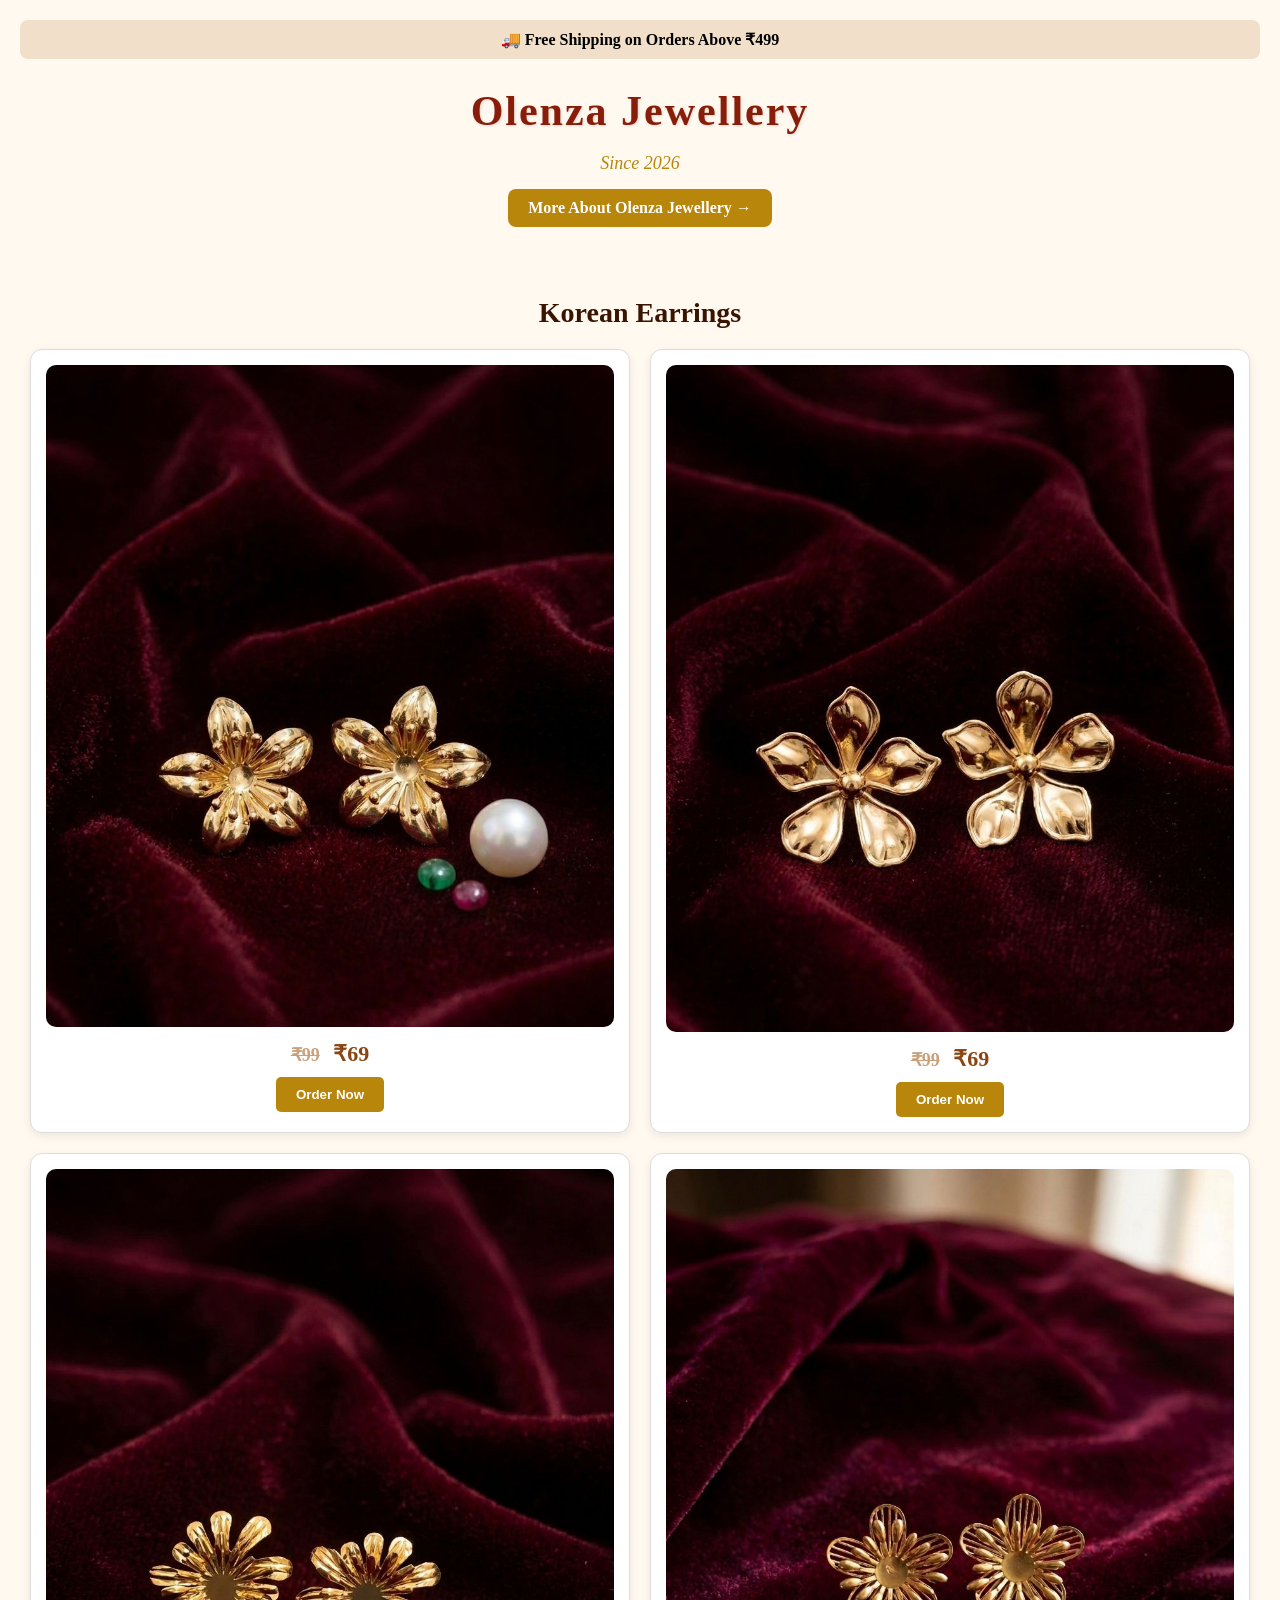
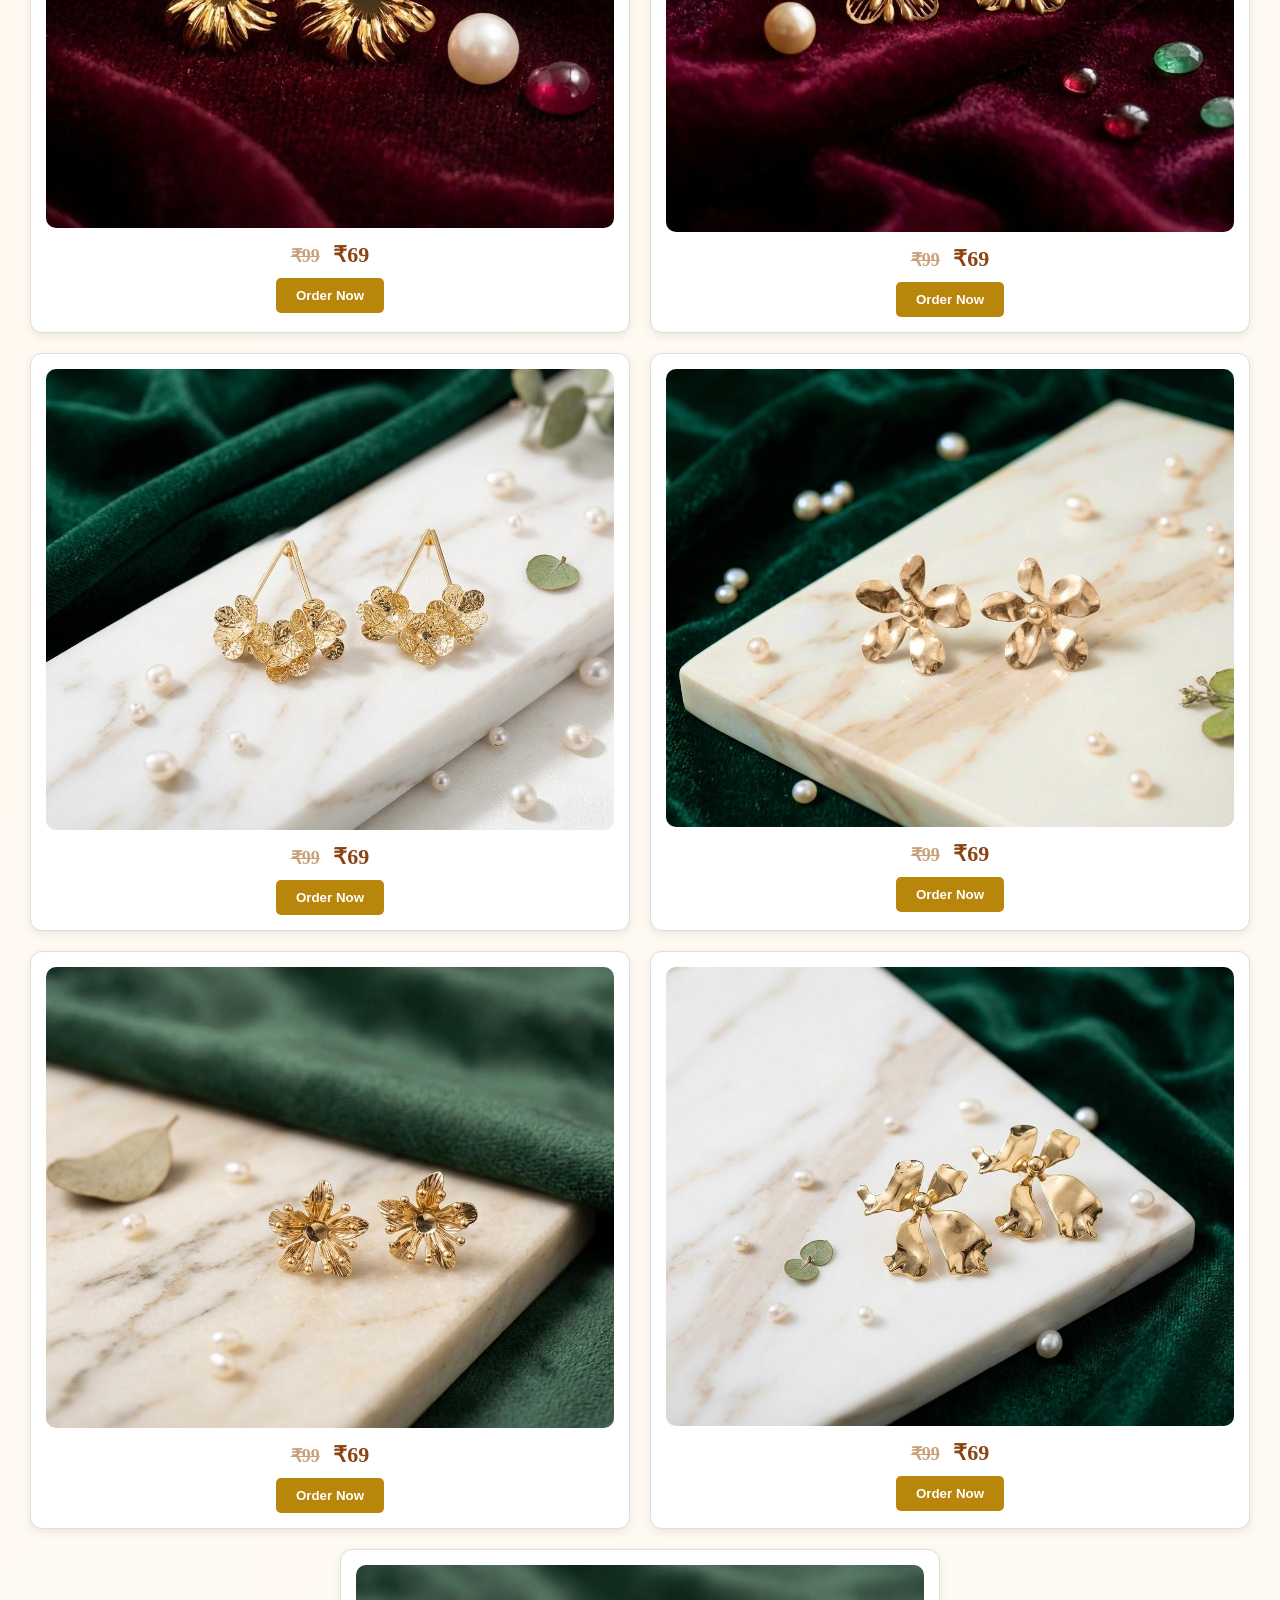
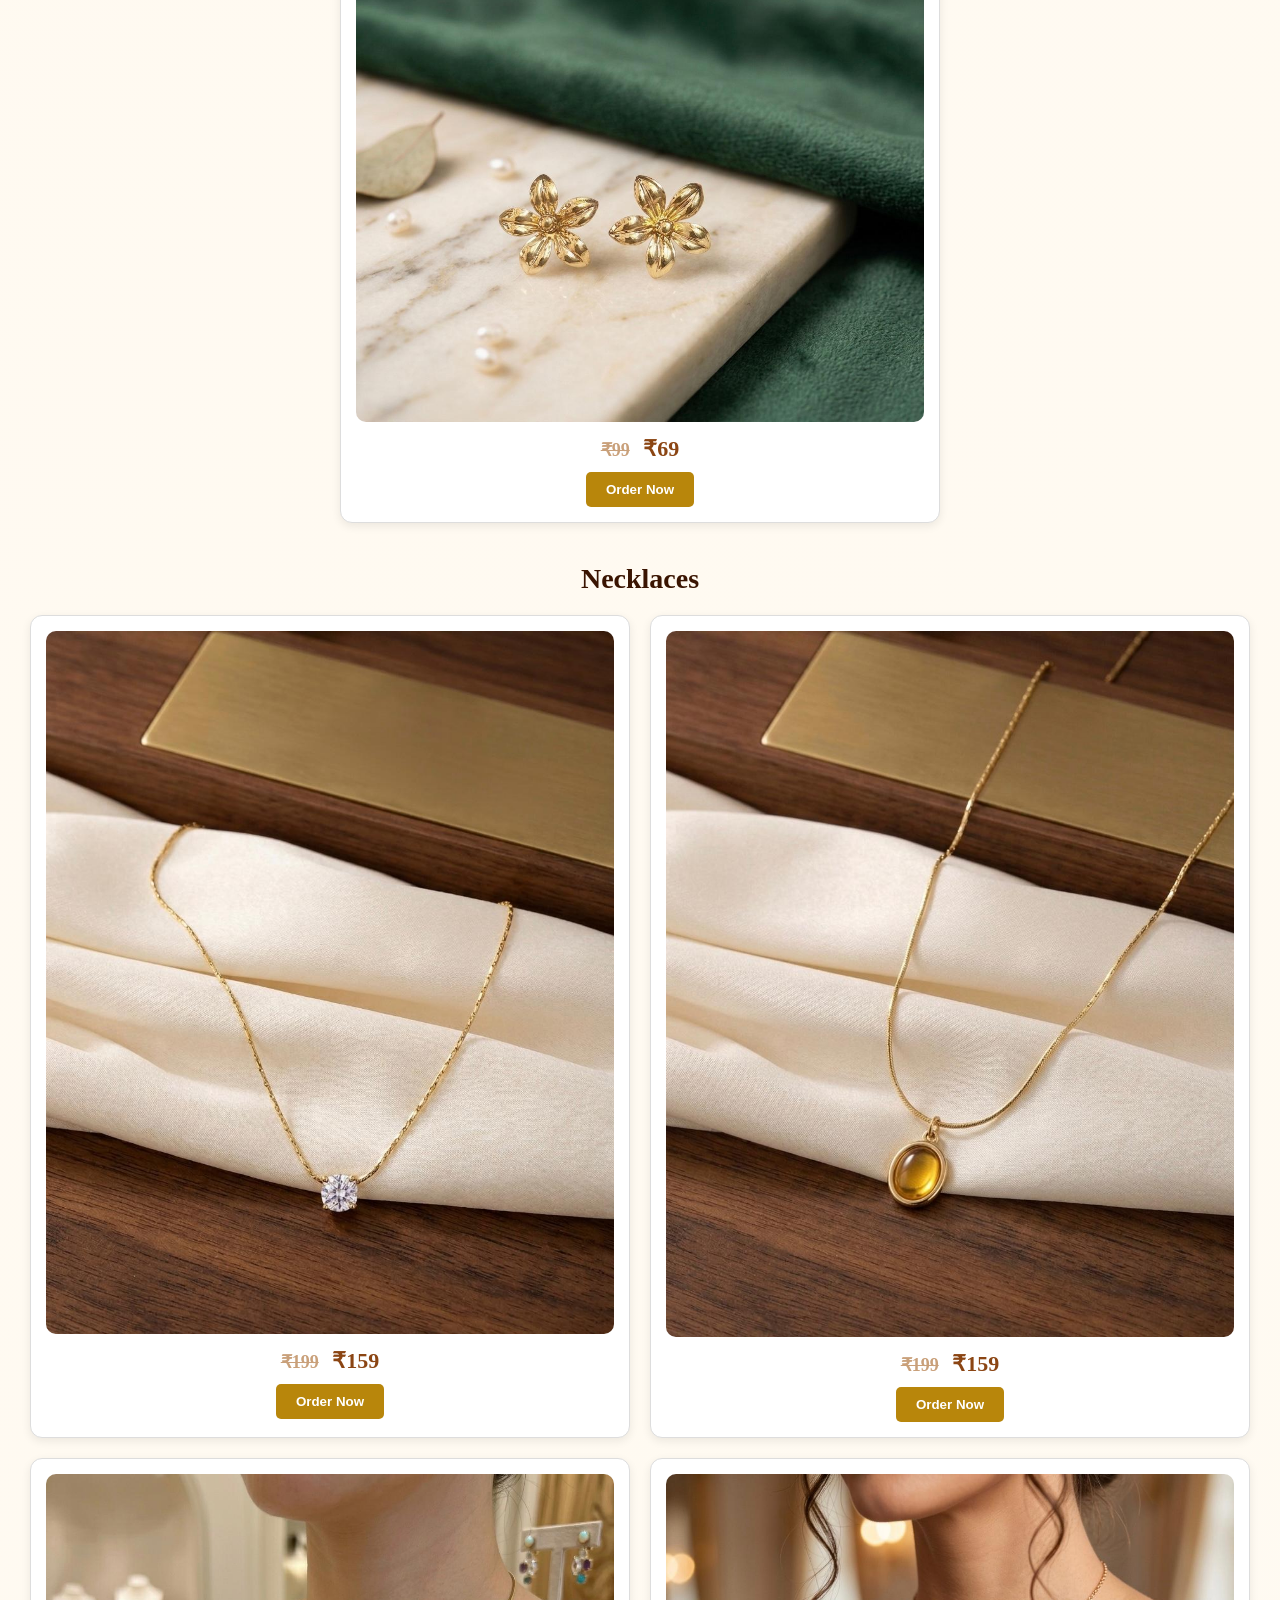
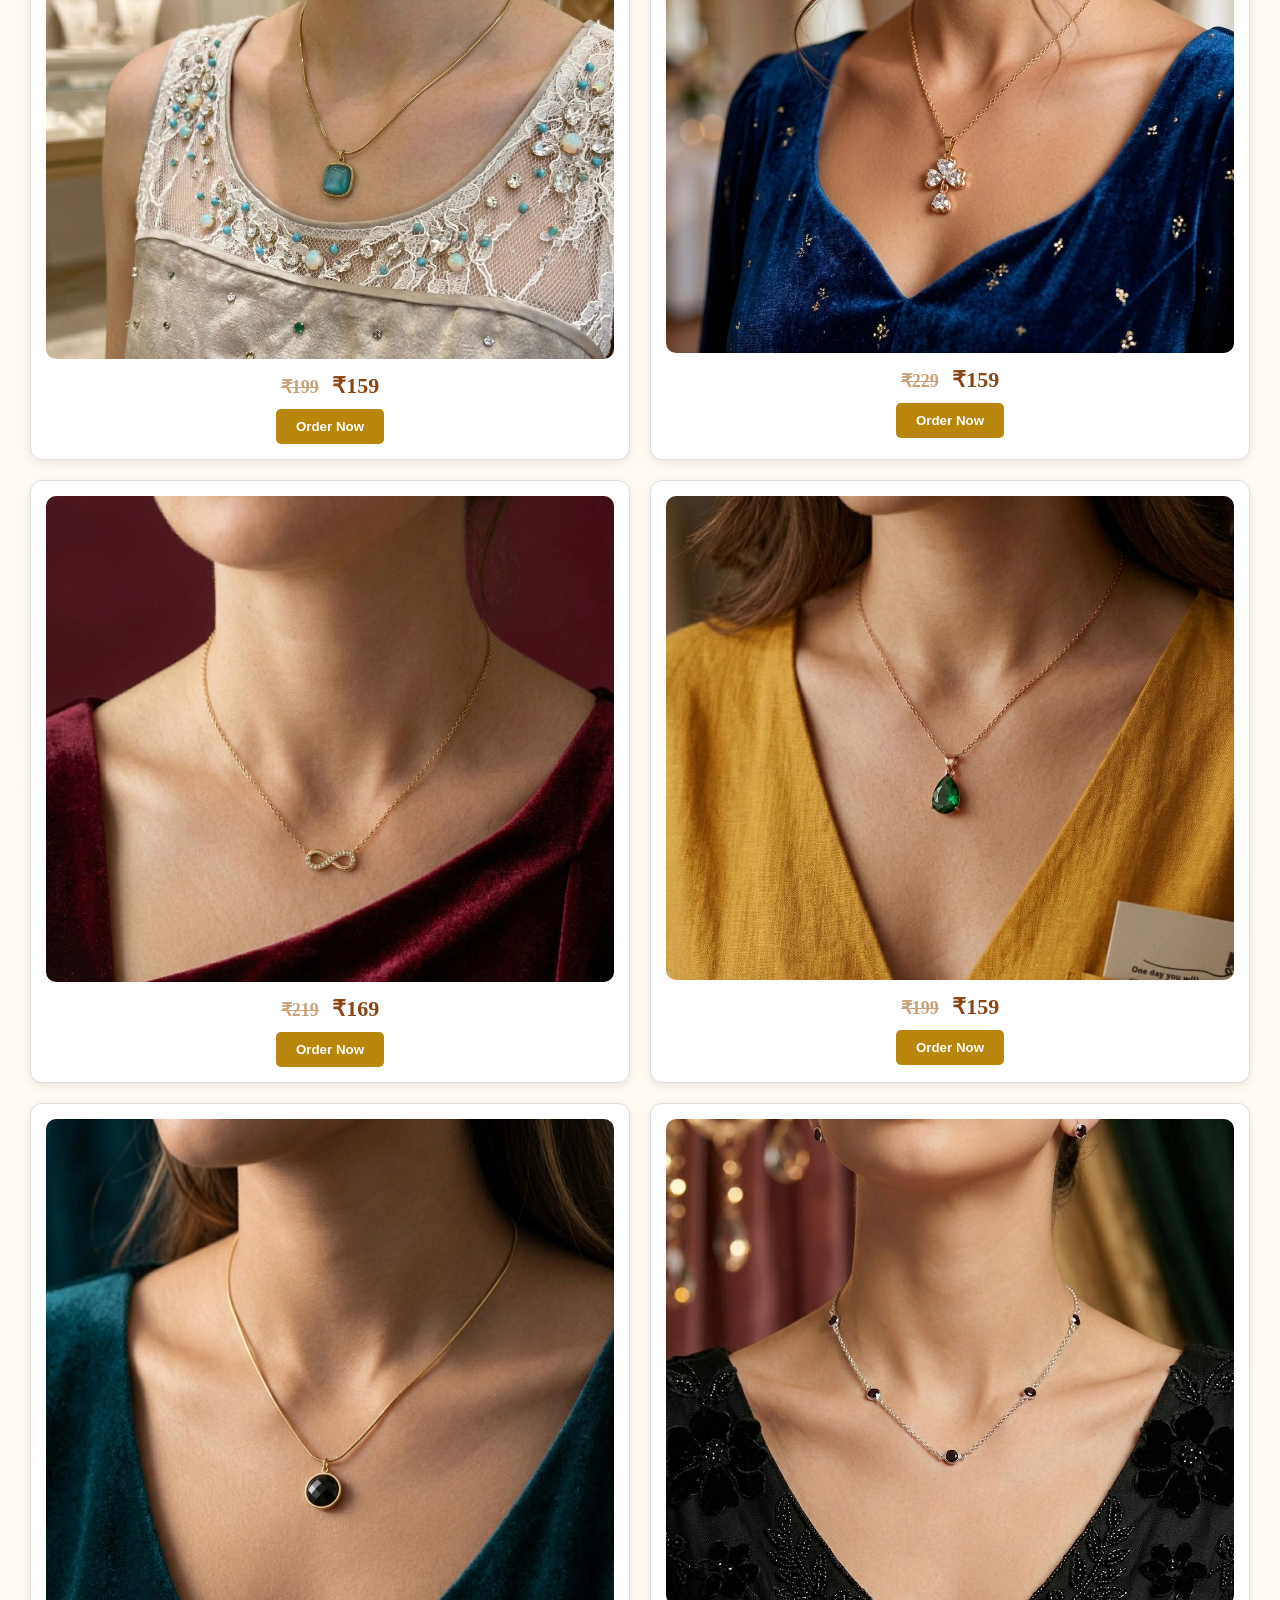
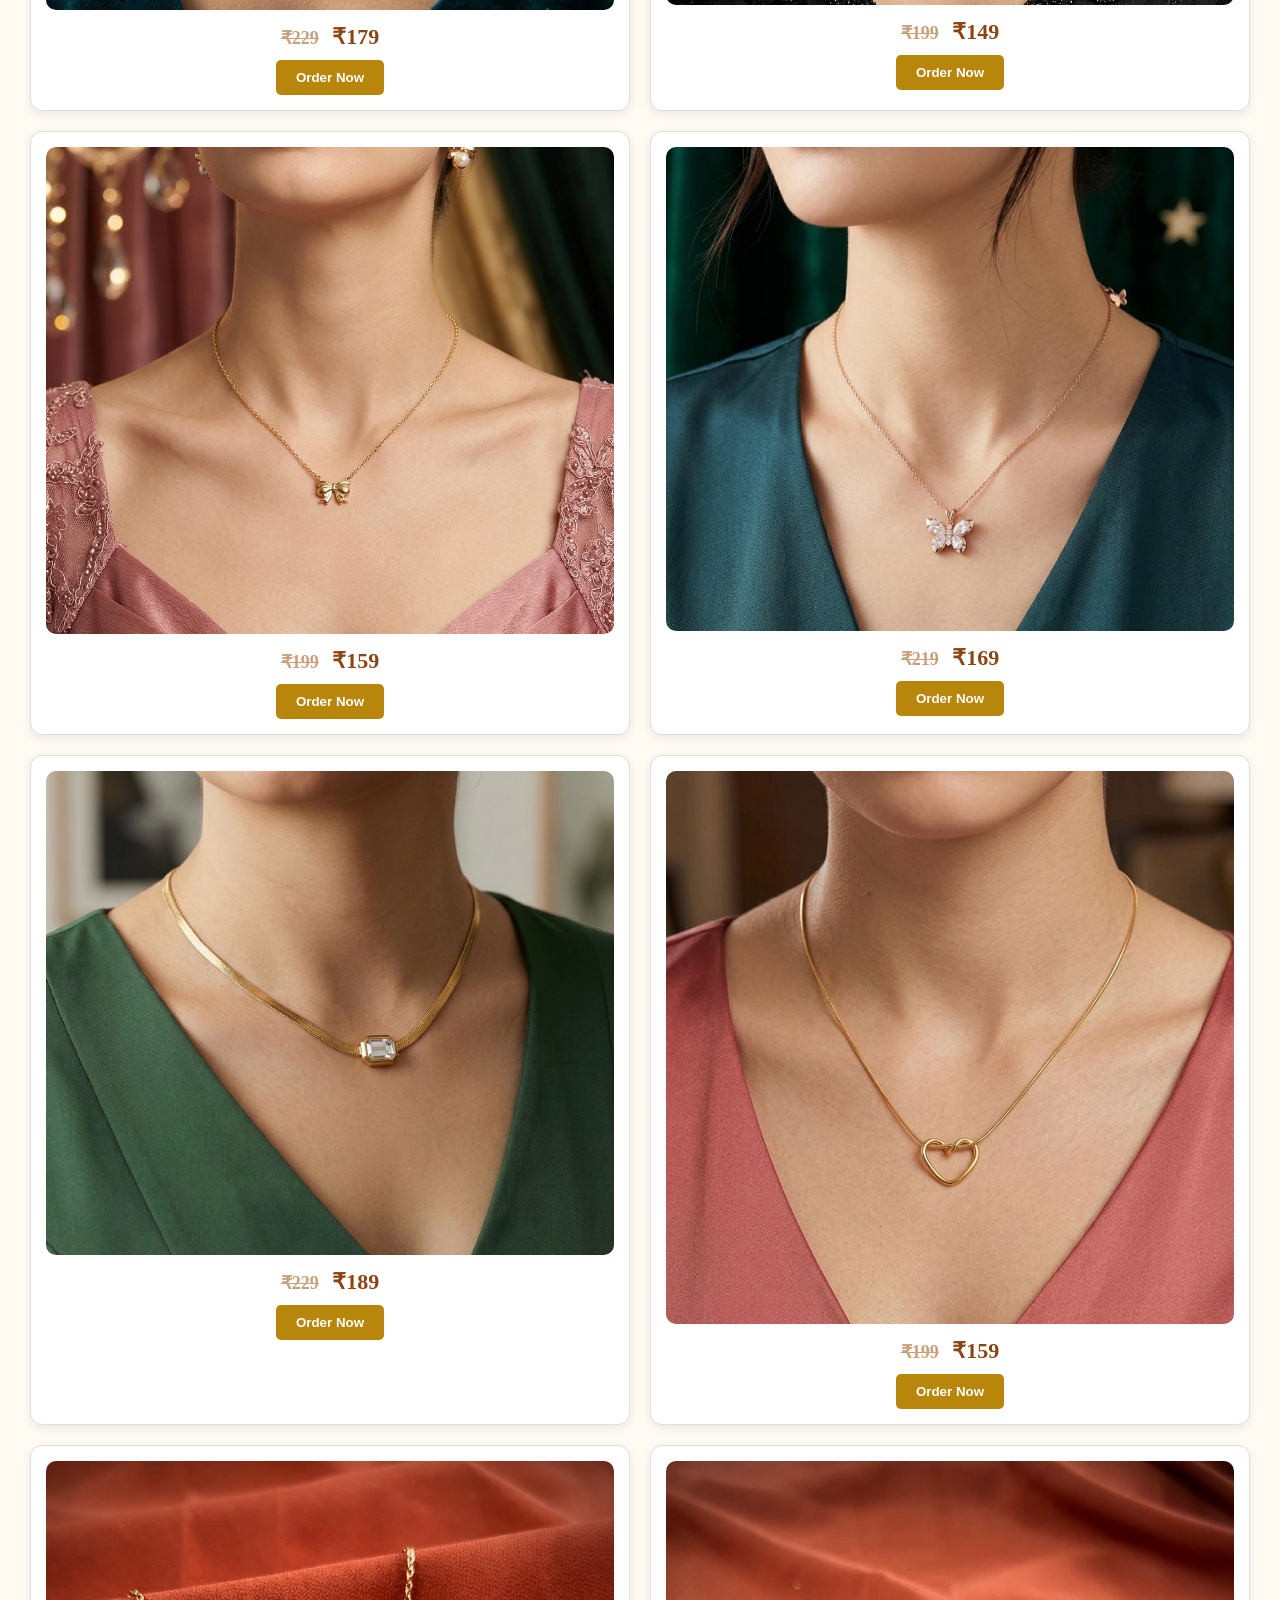
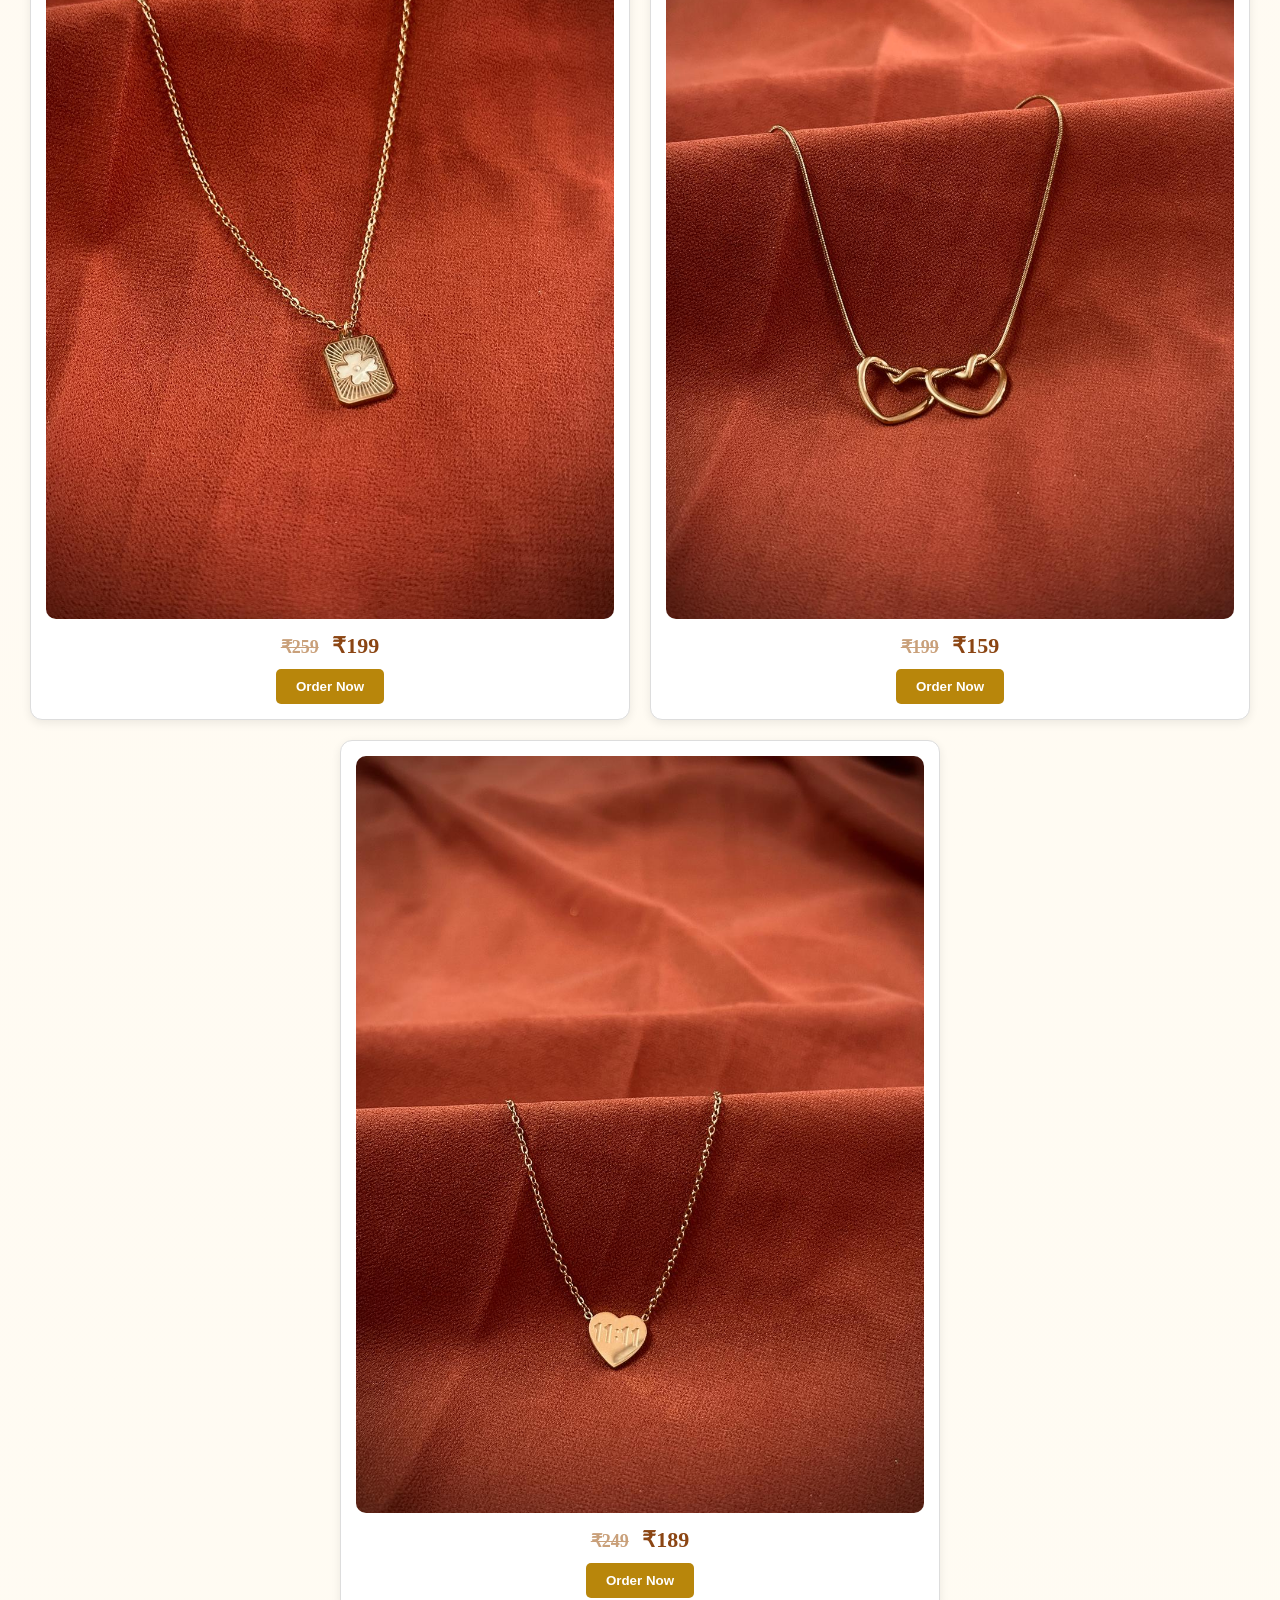
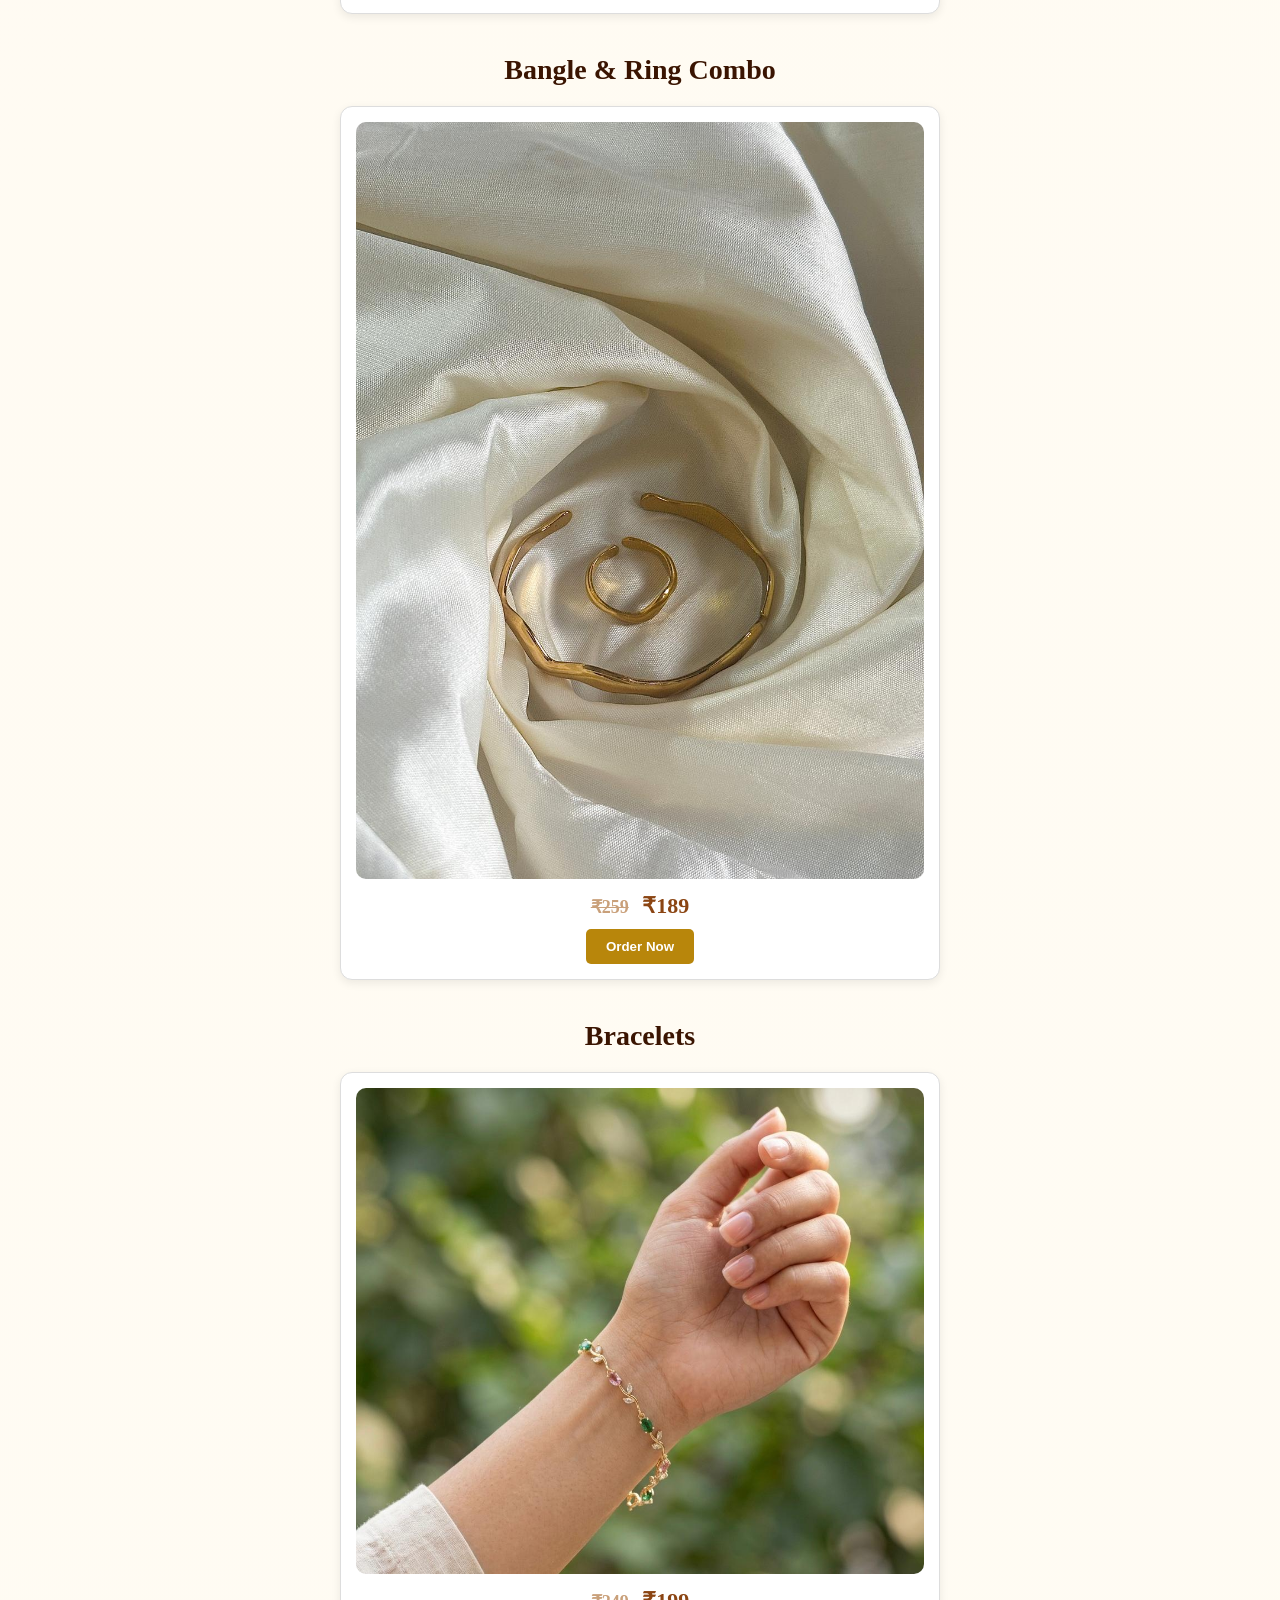
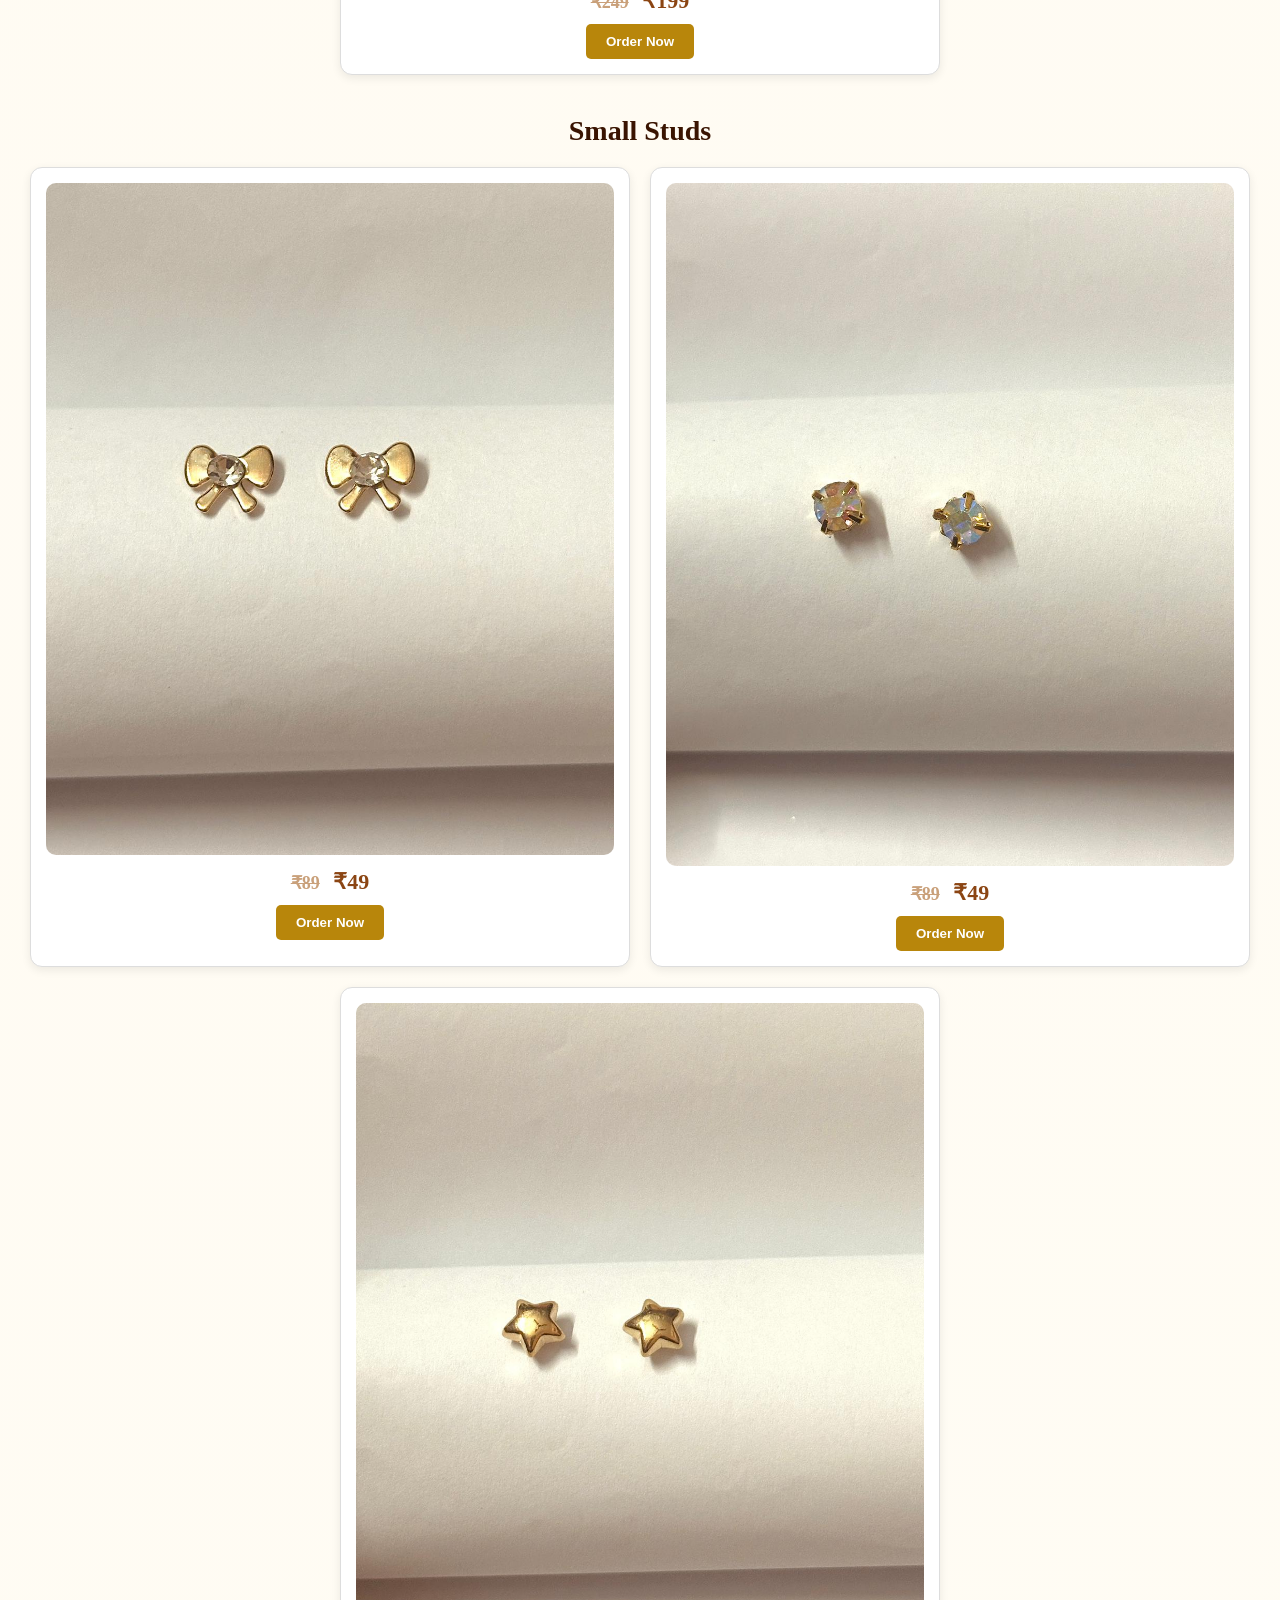
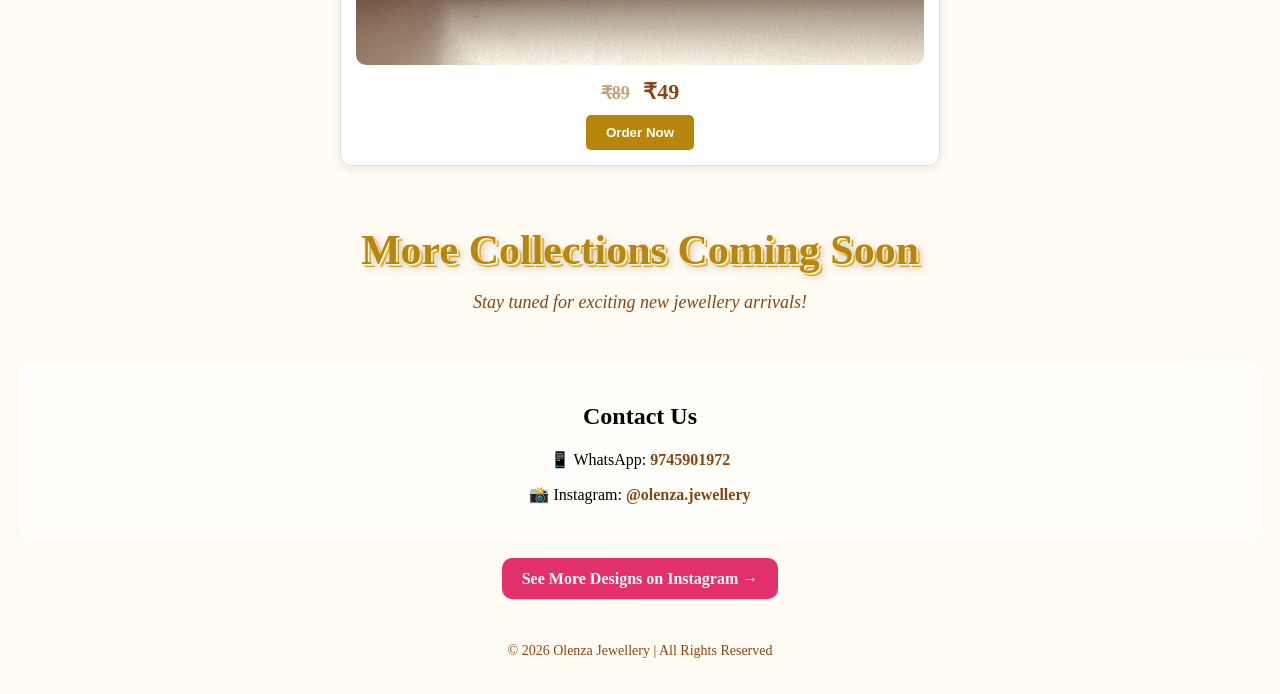
<file: index.html>
<!DOCTYPE html>
<html>
<head>
    <title>Olenza Jewellery</title>
    <link rel="stylesheet" href="style.css">
</head>
<body>
    <div class="shipping-banner">
🚚 Free Shipping on Orders Above ₹499
</div>


    <h1 class="brand-name">Olenza Jewellery</h1>
    <p class="since">Since 2026 </p>

<a href="about.html" class="about-btn">
    More About Olenza Jewellery →
</a>

<h2 class="section-title">Korean Earrings</h2>

<div class="products">

    <div class="product">
    <img src="earring 1.jpeg" alt="Korean Earring">
    <p><del>₹99</del> ₹69</p>
    <a href="https://wa.me/919745901972?text=Hi%20Olenza%20Jewellery,%20I%20would%20like%20to%20order%20a%20product%20from%20your%20page." target="_blank">
    <button>Order Now</button>
</a>
</div>

    <div class="product">
    <img src="earring 2.jpeg" alt="Korean Earring">
    <p><del>₹99</del> ₹69</p>
   <a href="https://wa.me/919745901972?text=Hi%20Olenza%20Jewellery,%20I%20would%20like%20to%20order%20a%20product%20from%20your%20page." target="_blank">
        <button>Order Now</button>
    </a>
</div>

    <div class="product">
    <img src="earring 3.jpeg" alt="Korean Earring">
    <p><del>₹99</del> ₹69</p>
   <a href="https://wa.me/919745901972?text=Hi%20Olenza%20Jewellery,%20I%20would%20like%20to%20order%20a%20product%20from%20your%20page." target="_blank">
    <button>Order Now</button>
</a>
</div>

    <div class="product">
    <img src="earring 4.jpeg" alt="Korean Earring">
    <p><del>₹99</del> ₹69</p>
    <a href="https://wa.me/919745901972?text=Hi%20Olenza%20Jewellery,%20I%20would%20like%20to%20order%20a%20product%20from%20your%20page." target="_blank">
        <button>Order Now</button>
    </a>
</div>

   <div class="product">
    <img src="earring 5.jpeg" alt="Korean Earring">
    <p><del>₹99</del> ₹69</p>
    <a href="https://wa.me/919745901972?text=Hi%20Olenza%20Jewellery,%20I%20would%20like%20to%20order%20a%20product%20from%20your%20page." target="_blank">
        <button>Order Now</button>
    </a>
</div>
<div class="product">
    <img src="earring 6.jpeg" alt="Korean Earring">
    <p><del>₹99</del> ₹69</p>
    <a href="https://wa.me/919745901972?text=Hi%20Olenza%20Jewellery,%20I%20would%20like%20to%20order%20a%20product%20from%20your%20page." target="_blank">
        <button>Order Now</button>
    </a>
</div>

<div class="product">
    <img src="earring 7.jpeg" alt="Korean Earring">
    <p><del>₹99</del> ₹69</p>
    <a href="https://wa.me/919745901972?text=Hi%20Olenza%20Jewellery,%20I%20would%20like%20to%20order%20a%20product%20from%20your%20page." target="_blank">
        <button>Order Now</button>
    </a>
</div>

<div class="product">
    <img src="earring 8.jpeg" alt="Korean Earring">
    <p><del>₹99</del> ₹69</p>
    <a href="https://wa.me/919745901972?text=Hi%20Olenza%20Jewellery,%20I%20would%20like%20to%20order%20a%20product%20from%20your%20page." target="_blank">
        <button>Order Now</button>
    </a>
</div>

<div class="product">
    <img src="earring 9.jpeg" alt="Korean Earring">
    <p><del>₹99</del> ₹69</p>
    <a href="https://wa.me/919745901972?text=Hi%20Olenza%20Jewellery,%20I%20would%20like%20to%20order%20a%20product%20from%20your%20page." target="_blank">
        <button>Order Now</button>
    </a>
</div>

</div>

<h2 class="section-title">Necklaces</h2>

<div class="products">

    <div class="product">
    <img src="necklace1.jpeg" alt="Pendant Necklace">
    <p><del>₹199</del> ₹159</p>
    <a href="https://wa.me/919745901972?text=Hi%20Olenza%20Jewellery,%20I%20would%20like%20to%20order%20a%20product%20from%20your%20page." target="_blank">
        <button>Order Now</button>
    </a>
</div>

<div class="product">
    <img src="necklace2.jpeg" alt="Pendant Necklace">
    <p><del>₹199</del> ₹159</p>
    <a href="https://wa.me/919745901972?text=Hi%20Olenza%20Jewellery,%20I%20would%20like%20to%20order%20a%20product%20from%20your%20page." target="_blank">
        <button>Order Now</button>
    </a>
</div>

<div class="product">
    <img src="necklace3.jpeg" alt="Pendant Necklace">
    <p><del>₹199</del> ₹159</p>
    <a href="https://wa.me/919745901972?text=Hi%20Olenza%20Jewellery,%20I%20would%20like%20to%20order%20a%20product%20from%20your%20page." target="_blank">
        <button>Order Now</button>
    </a>
</div>

<div class="product">
    <img src="necklace4.jpeg" alt="Pendant Necklace">
    <p><del>₹229</del> ₹159</p>
    <a href="https://wa.me/919745901972?text=Hi%20Olenza%20Jewellery,%20I%20would%20like%20to%20order%20a%20product%20from%20your%20page." target="_blank">
        <button>Order Now</button>
    </a>
</div>

<div class="product">
    <img src="necklace5.jpeg" alt="Pendant Necklace">
    <p><del>₹219</del> ₹169</p>
    <a href="https://wa.me/919745901972?text=Hi%20Olenza%20Jewellery,%20I%20would%20like%20to%20order%20a%20product%20from%20your%20page." target="_blank">
        <button>Order Now</button>
    </a>
</div>

<div class="product">
    <img src="necklace6.jpeg" alt="Pendant Necklace">
    <p><del>₹199</del> ₹159</p>
    <a href="https://wa.me/919745901972?text=Hi%20Olenza%20Jewellery,%20I%20would%20like%20to%20order%20a%20product%20from%20your%20page." target="_blank">
        <button>Order Now</button>
    </a>
</div>

<div class="product">
    <img src="necklace7.jpeg" alt="Pendant Necklace">
    <p><del>₹229</del> ₹179</p>
    <a href="https://wa.me/919745901972?text=Hi%20Olenza%20Jewellery,%20I%20would%20like%20to%20order%20a%20product%20from%20your%20page." target="_blank">
        <button>Order Now</button>
    </a>
</div>

<div class="product">
    <img src="necklace8.jpeg" alt="Pendant Necklace">
    <p><del>₹199</del> ₹149</p>
    <a href="https://wa.me/919745901972?text=Hi%20Olenza%20Jewellery,%20I%20would%20like%20to%20order%20a%20product%20from%20your%20page." target="_blank">
        <button>Order Now</button>
    </a>
</div>

<div class="product">
    <img src="necklace9.jpeg" alt="Pendant Necklace">
    <p><del>₹199</del> ₹159</p>
    <a href="https://wa.me/919745901972?text=Hi%20Olenza%20Jewellery,%20I%20would%20like%20to%20order%20a%20product%20from%20your%20page." target="_blank">
        <button>Order Now</button>
    </a>
</div>

<div class="product">
    <img src="necklace10.jpeg" alt="Pendant Necklace">
    <p><del>₹219</del> ₹169</p>
    <a href="https://wa.me/919745901972?text=Hi%20Olenza%20Jewellery,%20I%20would%20like%20to%20order%20a%20product%20from%20your%20page." target="_blank">
        <button>Order Now</button>
    </a>
</div>
<div class="product">
    <img src="necklace11.jpeg" alt="Pendant Necklace">
    <p><del>₹229</del> ₹189</p>
    <a href="https://wa.me/919745901972?text=Hi,%20I%20would%20like%20to%20place%20an%20order." target="_blank">
        <button>Order Now</button>
    </a>
</div>
<div class="product">
    <img src="necklace12.jpeg" alt="Pendant Necklace">
    <p><del>₹199</del> ₹159</p>
    <a href="https://wa.me/919745901972?text=Hi,%20I%20would%20like%20to%20place%20an%20order." target="_blank">
        <button>Order Now</button>
    </a>
</div>
<div class="product">
    <img src="necklace13.jpeg" alt="Pendant Necklace">
    <p><del>₹259</del> ₹199</p>
    <a href="https://wa.me/919745901972?text=Hi,%20I%20would%20like%20to%20place%20an%20order." target="_blank">
        <button>Order Now</button>
    </a>
</div>
<div class="product">
    <img src="necklace14.jpeg" alt="Pendant Necklace">
    <p><del>₹199</del> ₹159</p>
    <a href="https://wa.me/919745901972?text=Hi,%20I%20would%20like%20to%20place%20an%20order." target="_blank">
        <button>Order Now</button>
    </a>
</div>
<div class="product">
    <img src="necklace15.jpeg" alt="Pendant Necklace">
    <p><del>₹249</del> ₹189</p>
    <a href="https://wa.me/919745901972?text=Hi,%20I%20would%20like%20to%20place%20an%20order." target="_blank">
        <button>Order Now</button>
    </a>
</div>
</div>
<h2 class="section-title">Bangle & Ring Combo</h2>

<div class="products">

    <div class="product">
        <img src="brcombo.jpeg" alt="Bangle & Ring Combo">
        <p><del>₹259</del> ₹189</p>
        <a href="https://wa.me/919745901972?text=Hi%20Olenza%20Jewellery,%20I%20would%20like%20to%20order%20a%20product%20from%20your%20page." target="_blank">
            <button>Order Now</button>
        </a>
    </div>
</div>
<h2 class="section-title">Bracelets</h2>

<div class="products">

    <div class="product">
        <img src="bracelet1.jpeg" alt="Bracelet">
        <p><del>₹249</del> ₹199</p>
        <a href="https://wa.me/919745901972?text=Hi%20Olenza%20Jewellery,%20I%20would%20like%20to%20order%20a%20product%20from%20your%20page." target="_blank">
            <button>Order Now</button>
        </a>
    </div>

</div>
<h2 class="section-title">Small Studs</h2>

<div class="products">

    <div class="product">
        <img src="smallstud1.jpeg" alt="Small Stud">
        <p><del>₹89</del> ₹49</p>
        <a href="https://wa.me/919745901972?text=Hi%20Olenza%20Jewellery,%20I%20would%20like%20to%20order%20a%20product%20from%20your%20page." target="_blank">
            <button>Order Now</button>
        </a>
    </div>

    <div class="product">
        <img src="smallstud2.jpeg" alt="Small Stud">
        <p><del>₹89</del> ₹49</p>
        <a href="https://wa.me/919745901972?text=Hi%20Olenza%20Jewellery,%20I%20would%20like%20to%20order%20a%20product%20from%20your%20page." target="_blank">
            <button>Order Now</button>
        </a>
    </div>

    <div class="product">
        <img src="smallstud3.jpeg" alt="Small Stud">
        <p><del>₹89</del> ₹49</p>
        <a href="https://wa.me/919745901972?text=Hi%20Olenza%20Jewellery,%20I%20would%20like%20to%20order%20a%20product%20from%20your%20page." target="_blank">
            <button>Order Now</button>
        </a>
    </div>

</div>
<h2 class="coming-soon">
 More Collections Coming Soon 
</h2>

<p class="coming-text">
Stay tuned for exciting new jewellery arrivals!
</p>
<div class="contact-section">
<h2>Contact Us</h2>

<p>
📱 WhatsApp:
<a href="https://wa.me/919745901972" target="_blank">
9745901972
</a>
</p>

<p>
📸 Instagram:
<a href="https://www.instagram.com/olenza.jewellery?igsh=MTZvbjV0ZjNiaGFxOQ%3D%3D&utm_source=qr" target="_blank">
@olenza.jewellery
</a>
</p>
</div>

<div class="instagram-gallery">
<a href="https://www.instagram.com/olenza.jewellery?igsh=MTZvbjV0ZjNiaGFxOQ%3D%3D&utm_source=qr" target="_blank">
 See More Designs on Instagram →
</a>
</div>

<footer>
© 2026 Olenza Jewellery | All Rights Reserved
</footer>
</body>
</html>
</file>
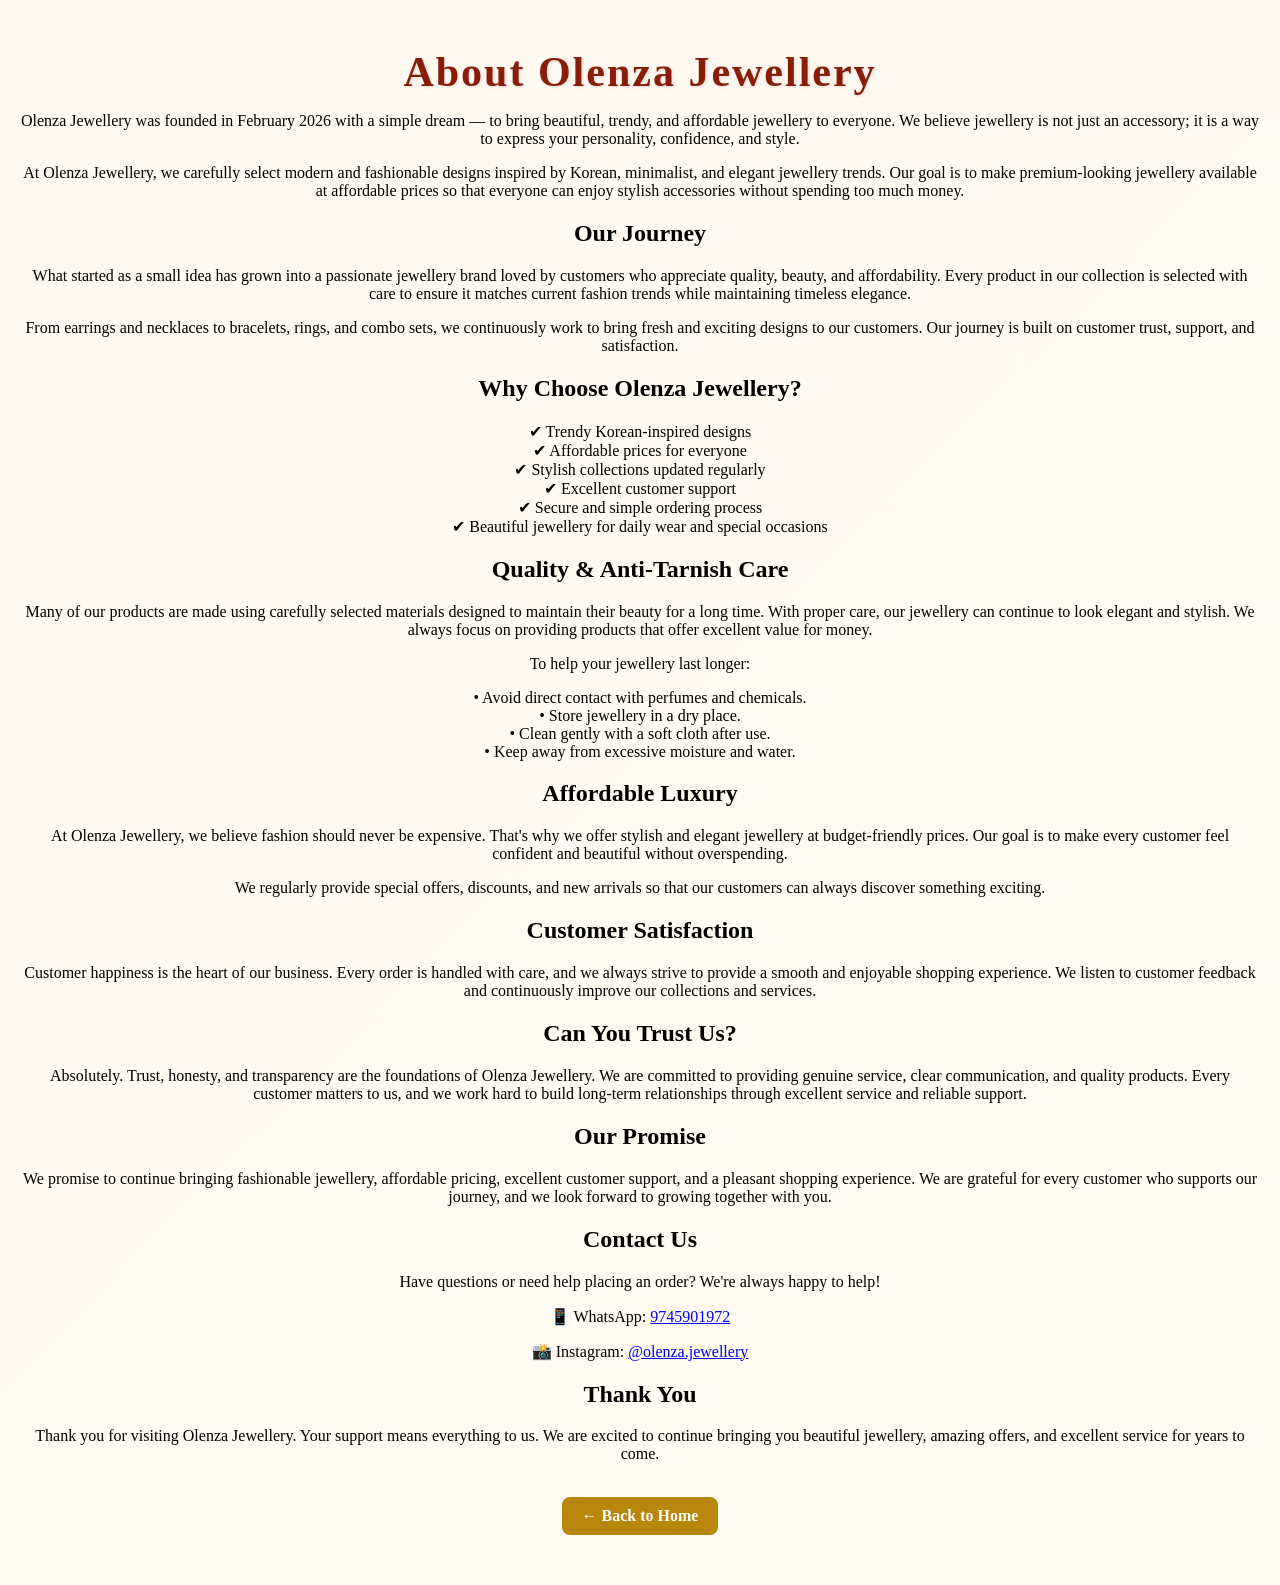
<file: about.html>
<!DOCTYPE html>
<html>
<head>
    <title>About Olenza Jewellery</title>
    <link rel="stylesheet" href="style.css">
</head>
<body>

<h1 class="brand-name">About Olenza Jewellery</h1>

<p>
Olenza Jewellery was founded in February 2026 with a simple dream — to bring beautiful,
trendy, and affordable jewellery to everyone. We believe jewellery is not just an accessory;
it is a way to express your personality, confidence, and style.
</p>

<p>
At Olenza Jewellery, we carefully select modern and fashionable designs inspired by Korean,
minimalist, and elegant jewellery trends. Our goal is to make premium-looking jewellery
available at affordable prices so that everyone can enjoy stylish accessories without
spending too much money.
</p>

<h2>Our Journey</h2>

<p>
What started as a small idea has grown into a passionate jewellery brand loved by customers
who appreciate quality, beauty, and affordability. Every product in our collection is
selected with care to ensure it matches current fashion trends while maintaining timeless
elegance.
</p>

<p>
From earrings and necklaces to bracelets, rings, and combo sets, we continuously work to
bring fresh and exciting designs to our customers. Our journey is built on customer trust,
support, and satisfaction.
</p>

<h2>Why Choose Olenza Jewellery?</h2>

<p>
✔ Trendy Korean-inspired designs<br>
✔ Affordable prices for everyone<br>
✔ Stylish collections updated regularly<br>
✔ Excellent customer support<br>
✔ Secure and simple ordering process<br>
✔ Beautiful jewellery for daily wear and special occasions
</p>

<h2>Quality & Anti-Tarnish Care</h2>

<p>
Many of our products are made using carefully selected materials designed to maintain their
beauty for a long time. With proper care, our jewellery can continue to look elegant and
stylish. We always focus on providing products that offer excellent value for money.
</p>

<p>
To help your jewellery last longer:
</p>

<p>
• Avoid direct contact with perfumes and chemicals.<br>
• Store jewellery in a dry place.<br>
• Clean gently with a soft cloth after use.<br>
• Keep away from excessive moisture and water.
</p>

<h2>Affordable Luxury</h2>

<p>
At Olenza Jewellery, we believe fashion should never be expensive. That's why we offer
stylish and elegant jewellery at budget-friendly prices. Our goal is to make every customer
feel confident and beautiful without overspending.
</p>

<p>
We regularly provide special offers, discounts, and new arrivals so that our customers can
always discover something exciting.
</p>

<h2>Customer Satisfaction</h2>

<p>
Customer happiness is the heart of our business. Every order is handled with care, and we
always strive to provide a smooth and enjoyable shopping experience. We listen to customer
feedback and continuously improve our collections and services.
</p>

<h2>Can You Trust Us?</h2>

<p>
Absolutely. Trust, honesty, and transparency are the foundations of Olenza Jewellery.
We are committed to providing genuine service, clear communication, and quality products.
Every customer matters to us, and we work hard to build long-term relationships through
excellent service and reliable support.
</p>

<h2>Our Promise</h2>

<p>
We promise to continue bringing fashionable jewellery, affordable pricing, excellent
customer support, and a pleasant shopping experience. We are grateful for every customer
who supports our journey, and we look forward to growing together with you.
</p>

<h2>Contact Us</h2>

<p>
Have questions or need help placing an order? We're always happy to help!
</p>

<p>
📱 WhatsApp: <a href="https://wa.me/919745901972" target="_blank">9745901972</a>
</p>

<p>
📸 Instagram:
<a href="https://www.instagram.com/olenza.jewellery?igsh=MTZvbjV0ZjNiaGFxOQ%3D%3D&utm_source=qr" target="_blank">
@olenza.jewellery
</a>
</p>

<h2>Thank You</h2>

<p>
Thank you for visiting Olenza Jewellery. Your support means everything to us. We are excited
to continue bringing you beautiful jewellery, amazing offers, and excellent service for
years to come.
</p>

<br>

<a href="index.html" class="about-btn">← Back to Home</a>

</body>
</html>
</file>
<file: style.css>
body{
    font-family: "Bodoni MT", "Times New Roman", serif;
    text-align: center;
    margin: 0;
    padding: 20px;

    background: linear-gradient(-45deg, #fffaf7, #fff7fb, #fffdf5, #fff9f0);
    background-size: 400% 400%;
    animation: gradientBG 10s ease infinite;
}

@keyframes gradientBG{
    0%{background-position:0% 50%;}
    50%{background-position:100% 50%;}
    100%{background-position:0% 50%;}
}

.brand-name{
    font-size: 42px;
    color: #881e09;
    margin-bottom: 10px;
    letter-spacing: 2px;
    text-shadow: 1px 1px 3px rgba(0,0,0,0.15);
}

.since{
    font-size: 18px;
    color: #b8860b;
    margin-bottom: 15px;
    font-style: italic;
}

.about-btn{
    display: inline-block;
    background: #b8860b;
    color: white;
    padding: 10px 20px;
    border-radius: 8px;
    text-decoration: none;
    margin-bottom: 30px;
    font-weight: bold;
}

.about-btn:hover{
    background: #9c7209;
}

.section-title{
    width: 100%;
    text-align: center;
    margin-top: 40px;
    margin-bottom: 20px;
    clear: both;
    font-size: 28px;
    color: #3a1401;
}

/* ===== PRODUCTS GRID FIX ===== */
.products{
    display: flex;
    flex-wrap: wrap;
    justify-content: center;
    gap: 20px;
    width: 100%;
}

.product{
    flex: 0 0 calc(50% - 20px);
    max-width: calc(50% - 20px);
    box-sizing: border-box;

    background: white;
    border: 1px solid #ddd;
    border-radius: 12px;
    padding: 15px;
    box-shadow: 0 3px 10px rgba(0,0,0,0.08);
}

.product img{
    width: 100%;
    border-radius: 10px;
    transition: 0.3s;
}

.product img:hover{
    transform: scale(1.03);
}

/* Price */
.product p{
    margin: 10px 0;
    font-size: 22px;
    font-weight: bold;
    color: #8b4513;
}

.product del{
    color: #c9a07a;
    font-size: 18px;
    margin-right: 8px;
}

/* Button */
button{
    background: #b8860b;
    color: white;
    border: none;
    padding: 10px 20px;
    border-radius: 5px;
    cursor: pointer;
    font-weight: bold;
    transition: 0.3s;
}

button:hover{
    background: #9c7209;
}

/* ===== RESPONSIVE ===== */
@media (max-width: 768px){
    .product{
        flex: 0 0 calc(50% - 10px);
        max-width: calc(50% - 10px);
    }

    .brand-name{
        font-size: 32px;
    }

    .section-title{
        font-size: 24px;
    }

    .since{
        font-size: 16px;
    }
}

@media (max-width: 480px){
    .product{
        flex: 0 0 100%;
        max-width: 100%;
    }
}
.coming-soon{
    font-family: "Bodoni MT", serif;
    font-size: 38px;
    color: #b8860b;
    margin-top: 60px;
    text-shadow:
        2px 2px 0px #e6c67a,
        4px 4px 8px rgba(0,0,0,0.15);
    animation: glow 2s ease-in-out infinite alternate;
}

.coming-soon{
    font-family: "Bodoni MT", serif;
    font-size: 42px;
    font-weight: bold;
    color: #b8860b;
    margin-top: 60px;
    margin-bottom: 15px;

    text-shadow:
        1px 1px 0 #fff,
        2px 2px 0 #f7d77a,
        3px 3px 0 #d4a017,
        4px 4px 8px rgba(0,0,0,0.25);

    animation: glow 2s infinite alternate;
}

.coming-text{
    font-size: 18px;
    color: #8b4513;
    font-style: italic;
}

@keyframes glow{
    from{
        transform: scale(1);
    }
    to{
        transform: scale(1.05);
    }
}
.shipping-banner{
    background: #f1dfca;
    color: rgb(0, 0, 0);
    padding: 10px;
    font-weight: bold;
    margin-bottom: 15px;
    border-radius: 8px;
}



.contact-section{
    margin-top: 50px;
    padding: 20px;
    background: rgba(255,255,255,0.7);
    border-radius: 12px;
}

.contact-section a{
    color: #8b4513;
    text-decoration: none;
    font-weight: bold;
}

.instagram-gallery{
    margin-top: 30px;
}

.instagram-gallery a{
    text-decoration: none;
    color: white;
    background: #e1306c;
    padding: 12px 20px;
    border-radius: 10px;
    font-weight: bold;
}

footer{
    margin-top: 40px;
    padding: 15px;
    color: #8b4513;
    font-size: 14px;
}
</file>
